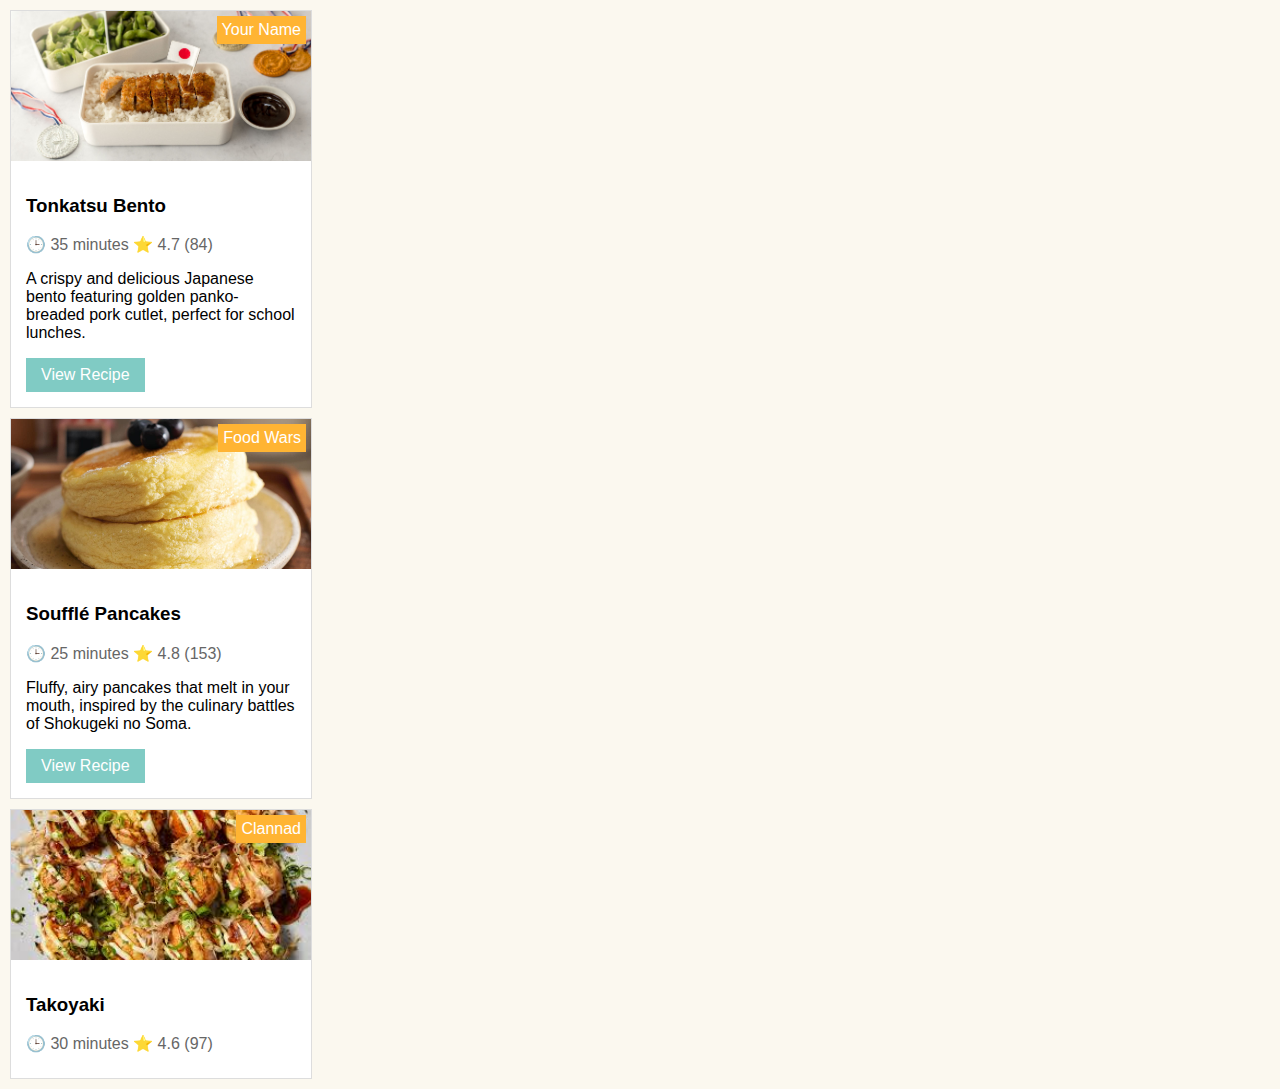
<file: recipes.html>
<!DOCTYPE html>
<html lang="en">

<head>
    <meta charset="UTF-8">
    <meta name="viewport" content="width=device-width, initial-scale=1.0">
    <title>Recipes</title>
    <link rel="stylesheet" href="styles.css">
</head>

<body>
    <div class="recipe">
        <div class="recipe-image">
            <img src="2.png" alt="Tonkatsu Bento from Your Name">
            <span class="anime-tag">Your Name</span>
        </div>
        <div class="recipe-content">
            <h3>Tonkatsu Bento</h3>
            <div class="recipe-info">
                <span>🕒 35 minutes</span>
                <span>⭐ 4.7 (84)</span>
            </div>
            <p>A crispy and delicious Japanese bento featuring golden panko-breaded pork cutlet, perfect for school
                lunches.</p>
            <a class="recipe-button">View Recipe</a>
        </div>
    </div>

    <div class="recipe">
        <div class="recipe-image">
            <img src="3.png" alt="Soufflé Pancakes from Food Wars">
            <span class="anime-tag">Food Wars</span>
        </div>
        <div class="recipe-content">
            <h3>Soufflé Pancakes</h3>
            <div class="recipe-info">
                <span>🕒 25 minutes</span>
                <span>⭐ 4.8 (153)</span>
            </div>
            <p>Fluffy, airy pancakes that melt in your mouth, inspired by the culinary battles of Shokugeki no Soma.</p>
            <a class="recipe-button">View Recipe</a>
        </div>
    </div>

    <div class="recipe">
        <div class="recipe-image">
            <img src="4.png" alt="Takoyaki from Clannad">
            <span class="anime-tag">Clannad</span>
        </div>
        <div class="recipe-content">
            <h3>Takoyaki</h3>
            <div class="recipe-info">
                <span>🕒 30 minutes</span>
                <span>⭐ 4.6 (97)</span>
            </div>
</body>

</html>
</file>
<file: styles.css>
body {
    font-family: Arial;
    background-color: #FBF8EF;
    margin: 0;
    padding: 0;
}

.navbar {
    background-color: #80CBC4;
    padding: 10px;
    overflow: hidden;
}

.logo {
    font-size: 24px;
    font-weight: bold;
    color: white;
    float: left;
    display: flex;
    align-items: center;
}

.logo img {
    height: 40px;
    margin-right: 10px;
}

.nav-links {
    float: right;
}

.nav-links a {
    color: white;
    text-decoration: none;
    margin-left: 15px;
}

.header {
    background-color: #B4EBE6;
    text-align: center;
    padding: 50px;
    color: #333;
   
    background-size: cover;
    background-position: center;
    position: relative;
}

.header-overlay {
    background-color: rgba(180, 235, 230, 0.7);
    padding: 30px;
    border-radius: 10px;
    display: inline-block;
}

.header h1 {
    font-size: 36px;
    margin-bottom: 10px;
}

.quote {
    text-align: center;
    font-style: italic;
    font-size: 18px;
    margin: 20px;
    color: #FFB433;
}

.about-section {
    background-color: white;
    padding: 20px;
    margin: 20px;
    border: 1px solid #ddd;
}

.section-title {
    text-align: center;
    color: #80CBC4;
    font-size: 24px;
}

.content {
    line-height: 1.5;
}

.filter-bar {
    text-align: center;
    margin: 20px;
}

.filter-button {
    background-color: #80CBC4;
    color: white;
    border: none;
    padding: 8px 15px;
    margin: 5px;
    cursor: pointer;
}

.recipes {
    display: flex;
    flex-wrap: wrap;
    justify-content: center;
}

.recipe {
    background-color: white;
    width: 300px;
    margin: 10px;
    border: 1px solid #ddd;
}

.recipe-image {
    height: 150px;
    background-color: #B4EBE6;
    position: relative;
    overflow: hidden;
}

.recipe-image img {
    width: 100%;
    height: 100%;
    object-fit: cover;
}

.anime-tag {
    position: absolute;
    top: 5px;
    right: 5px;
    background-color: #FFB433;
    color: white;
    padding: 5px;
    z-index: 1;
}

.recipe-content {
    padding: 15px;
}

.recipe-info {
    margin: 10px 0;
    color: #666;
}

.recipe-button {
    background-color: #80CBC4;
    color: white;
    border: none;
    padding: 8px 15px;
    text-decoration: none;
    display: inline-block;
}

.featured-section {
    background-color: #B4EBE6;
    padding: 20px;
    margin: 20px 0;
    text-align: center;
}

.featured-grid {
    display: flex;
    flex-wrap: wrap;
    justify-content: center;
}

.featured-item {
    background-color: white;
    width: 400px;
    padding: 15px;
    margin: 10px;
    border: 1px solid #ddd;
    text-align: left;
}

.featured-image {
    height: 200px;
    background-color: #80CBC4;
    margin-bottom: 10px;
    overflow: hidden;
}

.featured-image img {
    width: 100%;
    height: 100%;
    object-fit: cover;
}

.cta-section {
    background-color: white;
    padding: 20px;
    margin: 20px;
    text-align: center;
    border: 1px solid #ddd;
}

.cta-form {
    max-width: 400px;
    margin: 0 auto;
}

.form-group {
    margin: 10px 0;
}

.form-group input {
    width: 100%;
    padding: 10px;
    border: 1px solid #ddd;
}

.cta-button {
    background-color: #FFB433;
    color: white;
    border: none;
    padding: 10px 20px;
    width: 100%;
    margin-top: 10px;
    cursor: pointer;
}

.footer {
    background-color: #333;
    color: white;
    padding: 20px;
    text-align: center;
}

.footer-content {
    display: flex;
    flex-wrap: wrap;
    justify-content: space-around;
}

.footer-column {
    flex: 1;
    min-width: 200px;
    margin: 10px;
    text-align: left;
}

.footer-column h3 {
    color: #FFB433;
}

.footer-column ul {
    list-style: none;
    padding: 0;
}

.footer-column li {
    margin-bottom: 5px;
}

.footer-column a {
    color: #ccc;
    text-decoration: none;
}

.social-links a {
    display: inline-block;
    width: 30px;
    height: 30px;
    background-color: #80CBC4;
    color: white;
    text-align: center;
    line-height: 30px;
    margin-right: 5px;
    text-decoration: none;
}

.copyright {
    margin-top: 20px;
    color: #888;
}

#search-input {
    width: 300px;
    padding: 10px;
    border: 1px solid #ddd;
    border-radius: 5px;
    font-size: 16px;
    outline: none;
    transition: 0.3s;
}

#search-input:focus {
    border-color: #80CBC4;
    box-shadow: 0 0 5px rgba(128, 203, 196, 0.5);
}
</file>
